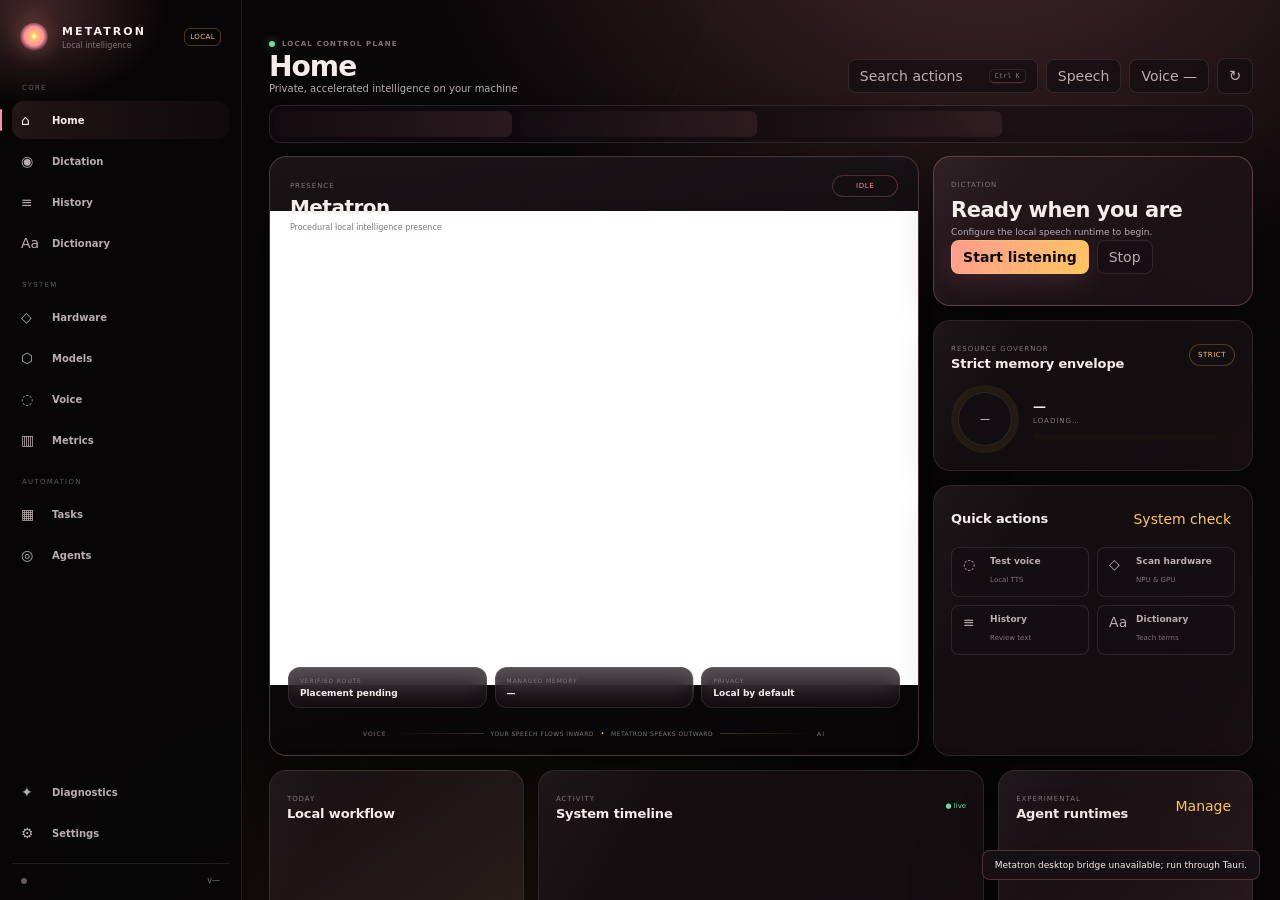
<file: ui/index.html>
<!doctype html><html lang="en"><head><meta charset="utf-8"><meta name="viewport" content="width=device-width,initial-scale=1"><meta name="color-scheme" content="dark light"><meta name="theme-color" content="#090708"><title>Metatron</title><link rel="stylesheet" href="styles.css"></head><body>
<div class="ambient"></div><div id="app"><aside class="sidebar">
<div class="brand"><span class="brand-orb"></span><div><strong>METATRON</strong><small>Local intelligence</small></div><em>LOCAL</em></div>
<nav id="nav"><span>Core</span><button data-view="command" class="active">⌂ <b>Home</b></button><button data-view="dictation">◉ <b>Dictation</b></button><button data-view="history">≡ <b>History</b></button><button data-view="vocabulary">Aa <b>Dictionary</b></button><span>System</span><button data-view="hardware">◇ <b>Hardware</b></button><button data-view="models">⬡ <b>Models</b></button><button data-view="voice">◌ <b>Voice</b></button><button data-view="metrics">▥ <b>Metrics</b></button><span>Automation</span><button data-view="tasks">▦ <b>Tasks</b></button><button data-view="agents">◎ <b>Agents</b></button></nav>
<div class="side-bottom"><button data-view="diagnostics">✦ <b>Diagnostics</b></button><button data-view="settings">⚙ <b>Settings</b></button><div class="side-status"><i id="backendDot"></i><small id="version">v—</small></div></div></aside>
<main><header class="app-header"><div class="view-heading"><div class="eyebrow"><span class="local-pulse"></span> LOCAL CONTROL PLANE</div><h1 id="viewTitle">Home</h1><p id="viewSubtitle">Private, accelerated intelligence on your machine</p></div><div class="top-actions"><button id="paletteBtn" class="search-trigger" aria-label="Open command palette"><span>Search actions</span><kbd>Ctrl K</kbd></button><button id="speechQuick" class="header-control" aria-label="Toggle speech">Speech</button><button id="ttsToggle" class="header-control" aria-label="Toggle voice output">Voice —</button><button id="refreshBtn" class="icon-button" aria-label="Refresh system status">↻</button></div></header><div id="healthRail" class="health-rail" aria-live="polite"><span class="health-skeleton"></span><span class="health-skeleton"></span><span class="health-skeleton"></span></div>

<section id="view-command" class="view active"><div class="hero-grid"><article class="panel orb-panel presence-stage"><div class="stage-grid" aria-hidden="true"></div><div class="floating-head"><div><small>PRESENCE</small><h2>Metatron</h2><p>Procedural local intelligence presence</p></div><span id="presenceState" class="pill presence-pill">idle</span></div><iframe id="orbFrame" src="orb.html?dashboard=1" title="Metatron procedural presence"></iframe><div class="presence-status"><div class="stage-stat"><small>VERIFIED ROUTE</small><b id="orbDevice">Placement pending</b></div><div class="stage-stat"><small>MANAGED MEMORY</small><b id="presenceMemory">—</b></div><div class="stage-stat"><small>PRIVACY</small><b id="presencePrivacy">Local by default</b></div></div><div class="presence-caption"><span>VOICE</span><i></i><small>Your speech flows inward</small><strong>·</strong><small>Metatron speaks outward</small><i></i><span>AI</span></div></article><div class="home-stack">
<article class="panel listen-card panel-accent" data-widget="dictation"><small>DICTATION</small><h2 id="listenHeadline">Ready when you are</h2><p id="listenSubhead">Configure the local speech runtime to begin.</p><div class="row"><button id="startSpeechBtn" class="primary">Start listening</button><button id="stopSpeechBtn">Stop</button></div><div id="dictationFacts" class="facts"></div></article>
<article class="panel" data-widget="memory"><div class="panel-head"><div><small>RESOURCE GOVERNOR</small><h2>Strict memory envelope</h2></div><span id="memoryBadge" class="pill gold">STRICT</span></div><div class="memory"><div id="memoryRing" class="memory-ring"><span id="memoryRingText">—</span></div><div><strong id="memoryPrimary">—</strong><small id="memoryLabel">Loading…</small><div class="bar"><i id="memoryFill"></i></div></div></div></article>
<article class="panel" data-widget="quick-actions"><div class="panel-head"><h2>Quick actions</h2><button class="link" data-go="diagnostics">System check</button></div><div class="quick"><button data-action="test-voice">◌ <b>Test voice</b><small>Local TTS</small></button><button data-action="scan-hardware">◇ <b>Scan hardware</b><small>NPU & GPU</small></button><button data-action="history">≡ <b>History</b><small>Review text</small></button><button data-action="dictionary">Aa <b>Dictionary</b><small>Teach terms</small></button></div></article></div></div>
<div class="overview"><article class="panel workflow-card" data-widget="workflow"><div class="panel-head"><div><small>TODAY</small><h2>Local workflow</h2></div></div><div id="todayStats" class="today"></div></article><article class="panel activity-card" data-widget="activity"><div class="panel-head"><div><small>ACTIVITY</small><h2>System timeline</h2></div><span class="live">● live</span></div><div id="activityList" class="activity"></div></article><article class="panel agents-card" data-widget="agents"><div class="panel-head"><div><small>EXPERIMENTAL</small><h2>Agent runtimes</h2></div><button class="link" data-go="agents">Manage</button></div><div id="agentMiniList"></div></article></div></section>

<section id="view-dictation" class="view"><div class="two"><article class="panel tall"><div class="panel-head"><div><small>LIVE INPUT</small><h2>Dictation engine</h2></div><span id="dictationStatePill" class="pill">offline</span></div><div class="dictation-hero"><div class="mic-orbit">◉</div><div><h3 id="dictationEngineTitle">Speech runtime</h3><p id="dictationEngineText">Configure the local runtime to begin.</p></div></div><div class="row"><button id="dictationStart" class="primary">Start engine</button><button id="dictationStop">Stop engine</button></div><div id="dictationDetails" class="detail-list"></div></article><div class="stack"><article class="panel"><div class="panel-head"><div><small>QUALITY</small><h2>Context & cleanup</h2></div></div><div id="contextSummary" class="feature-list"></div></article><article class="panel"><div class="panel-head"><div><small>PRIVACY</small><h2>Application rules</h2></div></div><div id="privacyRuleSummary" class="feature-list"></div></article></div></div></section>
<section id="view-history" class="view"><div class="toolbar"><div class="search"><input id="historySearch" placeholder="Search local dictation history"></div><label><input id="historyPinned" type="checkbox"> Pinned</label><button id="clearHistoryBtn">Clear unpinned</button></div><div id="historyPrivacyBanner" class="banner"></div><article class="panel"><div id="historyList" class="list"></div></article></section>
<section id="view-vocabulary" class="view"><div class="two"><article class="panel"><div class="panel-head"><div><small>PERSONAL DICTIONARY</small><h2>Teach Metatron your words</h2></div><span id="vocabCount" class="pill">0 terms</span></div><div class="form"><label>Term<input id="vocabTerm" placeholder="Supabase"></label><label>Preferred spelling<input id="vocabReplacement"></label><label>Notes<input id="vocabNotes"></label><button id="addVocabBtn" class="primary">Add term</button></div></article><article class="panel"><div class="panel-head"><div><small>APP AWARENESS</small><h2>Context & privacy rules</h2></div></div><div class="form"><label>Application ID<input id="ruleAppId" placeholder="Code.exe"></label><label>Label<input id="ruleLabel"></label><div class="form-row"><label>Context<select id="ruleContext"><option>general</option><option>email</option><option>work</option><option>personal</option><option>code</option><option>terminal</option><option>notes</option></select></label><label>Privacy<select id="rulePrivacy"><option value="allow">Allow</option><option value="no_context">No context</option><option value="pause">Pause dictation</option></select></label></div><button id="addRuleBtn">Save rule</button></div></article></div><div class="two"><article class="panel"><div class="panel-head"><h2>Dictionary entries</h2><input id="vocabSearch" class="mini-search" placeholder="Filter"></div><div id="vocabList" class="list"></div></article><article class="panel"><div class="panel-head"><h2>Application rules</h2><span class="muted">local policy</span></div><div id="appRulesList" class="list"></div></article></div></section>
<section id="view-hardware" class="view"><div class="two"><article class="panel"><div class="panel-head"><div><small>ROUTING POLICY</small><h2>Accelerator selection</h2></div><div class="row"><button id="winmlCatalog">Windows ML</button><button id="winmlEnsure" class="primary">Prepare providers</button><button id="hardwareRefresh">↻</button></div></div><p class="lead">Every routable NPU → every routable GPU → CPU. Detected hardware without a usable provider is never claimed as active.</p><div id="devicePolicy" class="policy"></div><div id="hardwareCounts" class="metrics"></div></article><article class="panel"><div class="panel-head"><div><small>TRUTHFUL PLACEMENT</small><h2>Active workloads</h2></div></div><div id="actualDevices" class="list"></div></article></div><div id="deviceGrid" class="cards"></div></section>
<section id="view-models" class="view"><div class="toolbar"><div><b>Local model center</b><span class="muted block">Runtime readiness, memory reservation and preferred placement</span></div><span id="modelBudgetHint" class="pill gold">Strict</span></div><div id="runtimeInventory" class="runtime-grid"></div><div id="modelGrid" class="model-grid"></div></section>
<section id="view-voice" class="view"><div class="two"><article class="panel"><div class="panel-head"><div><small>SPEECH OUTPUT</small><h2>Voice personality</h2></div></div><div id="voiceControls" class="settings-list"></div></article><article class="panel"><div class="panel-head"><div><small>PREVIEW</small><h2>Test voice</h2></div></div><textarea id="ttsText">Metatron is online. All systems are operating within the configured memory budget.</textarea><div class="row"><button id="speakBtn" class="primary">Speak</button><button id="stopSpeakBtn">Stop</button></div><div id="ttsProviders"></div></article></div><div class="two presence-control-row"><article class="panel"><div class="panel-head"><div><small>ANIMATED CORE</small><h2>Presence engine</h2></div><button data-go="settings">Configure</button></div><div id="coreSummary" class="detail-grid"></div><div class="row"><button id="previewListen">Preview listening</button><button id="previewSpeak" class="primary">Preview speaking</button></div></article><article class="panel"><div class="panel-head"><div><small>COMPANIONS</small><h2>Pet roster</h2></div><button data-go="settings">Configure</button></div><div id="petSummary" class="list"></div><div class="row"><button id="previewPets">Pet reaction</button></div></article></div></section>
<section id="view-metrics" class="view"><div id="metricCards" class="cards"></div><article class="panel"><div class="panel-head"><div><small>MEMORY GOVERNOR</small><h2>Managed resources</h2></div><span id="budgetState" class="pill">—</span></div><div id="memoryResources" class="list"></div></article></section>
<section id="view-tasks" class="view"><div class="toolbar"><div class="row"><button id="newTaskBtn" class="primary">+ New task</button><button id="refreshAutomation">↻ Refresh</button></div><span class="muted">Schedules create Ready cards; agent execution remains explicit and auditable.</span></div><article id="taskComposer" class="panel task-composer" hidden><div class="panel-head"><div><small>NEW WORK ITEM</small><h2>Create task</h2></div><button id="closeTaskComposer">×</button></div><div class="task-compose-grid"><label>Title<input id="taskTitle" maxlength="200" placeholder="What should be done?"></label><label>Agent<select id="taskAgent"><option value="">Unassigned</option></select></label><label class="wide">Description<textarea id="taskDescription" placeholder="Context, acceptance criteria, constraints…"></textarea></label></div><div class="row"><button id="createTask" class="primary">Create in Backlog</button></div></article><div id="kanban" class="kanban"></div><div class="automation-grid"><article class="panel"><div class="panel-head"><div><small>SCHEDULES</small><h2>Recurring task creation</h2></div><span class="pill">explicit run</span></div><div class="schedule-create"><input id="scheduleLabel" placeholder="Schedule label"><input id="scheduleInterval" type="number" min="1" value="24"><select id="scheduleUnit"><option value="3600">hours</option><option value="60">minutes</option><option value="86400">days</option></select><select id="scheduleAgent"><option value="">Unassigned</option></select><button id="createSchedule">Add</button></div><div id="scheduleList" class="list"></div></article><article class="panel"><div class="panel-head"><div><small>APPROVALS</small><h2>Human gates</h2></div><span id="approvalCount" class="pill">0 pending</span></div><div id="approvalList" class="list"></div></article><article class="panel wide"><div class="panel-head"><div><small>RUN HISTORY</small><h2>Agent execution</h2></div><span class="muted">Refresh is manual to avoid waking remote agents.</span></div><div id="runList" class="run-list"></div></article></div></section>
<section id="view-agents" class="view"><div class="banner warn"><b>Experimental integrations.</b> Agent adapters are outside the certified dictation/orb/memory core.</div><div id="agentGrid" class="cards"></div></section>
<section id="view-diagnostics" class="view"><article class="panel diagnostics-hero"><div><small>SYSTEM READINESS</small><h2 id="diagnosticsTitle">Checking Metatron…</h2><p id="diagnosticsSummary">Running non-destructive local checks.</p></div><div id="diagnosticScore" class="score">—</div></article><div id="diagnosticChecks" class="cards"></div><article class="panel certify"><div><small>FULL WINDOWS CERTIFICATION</small><h2>Qualify this PC end-to-end</h2><p class="lead">Preflight checks Windows/WebView2/build tooling. The validation harness then tests process ownership, accelerator routing, STT, TTS and diagnostics on the actual machine.</p></div><div class="row"><button id="copyBootstrapCmd">Copy bootstrap</button><button id="copyValidationCmd" class="primary">Copy validation</button></div></article></section>
<section id="view-settings" class="view"><div class="settings-toolbar"><div><b>Product settings</b><span class="muted block">Search themes, Presence, pets, speech, privacy, hardware, memory and dashboard controls.</span></div><input id="settingsSearch" class="mini-search settings-search" placeholder="Search settings…" aria-label="Search settings"></div><div id="settingsGrid" class="settings-grid"></div></section>
</main></div><div id="toast"></div>
<div id="commandPalette" class="overlay" hidden><div class="palette"><div class="palette-search"><input id="paletteInput" placeholder="Type an action…"><kbd>Esc</kbd></div><div id="paletteResults"></div></div></div>
<div id="onboarding" class="overlay" hidden><div class="onboarding"><span class="brand-orb large"></span><small>WELCOME TO METATRON</small><h2>Local intelligence, under your control.</h2><p>Metatron keeps its control plane light, prefers your NPU, falls back to GPU, and saves dictated text only when you choose.</p><div class="onboarding-points"><div><b>1</b><span>Private by default<small>Transcript history starts off.</small></span></div><div><b>2</b><span>Truthful acceleration<small>NPU → GPU → CPU with verified placement.</small></span></div><div><b>3</b><span>Strict memory governor<small>Heavy models live in disposable workers.</small></span></div></div><div class="onboarding-presence"><small>CHOOSE YOUR PRESENCE</small><div class="presence-choice-group"><button class="presence-choice selected" data-presence-choice="orb"><b>Orb</b><small>Serious procedural core only</small></button><button class="presence-choice" data-presence-choice="pet"><b>Pet</b><small>Companion-first desktop presence</small></button><button class="presence-choice" data-presence-choice="both"><b>Both</b><small>Core plus reactive companion</small></button></div></div><div class="row center"><button id="onboardingDiagnostics">Check my system</button><button id="onboardingDone" class="primary">Enter Metatron</button></div></div></div>
<script src="app.js"></script></body></html>
</file>
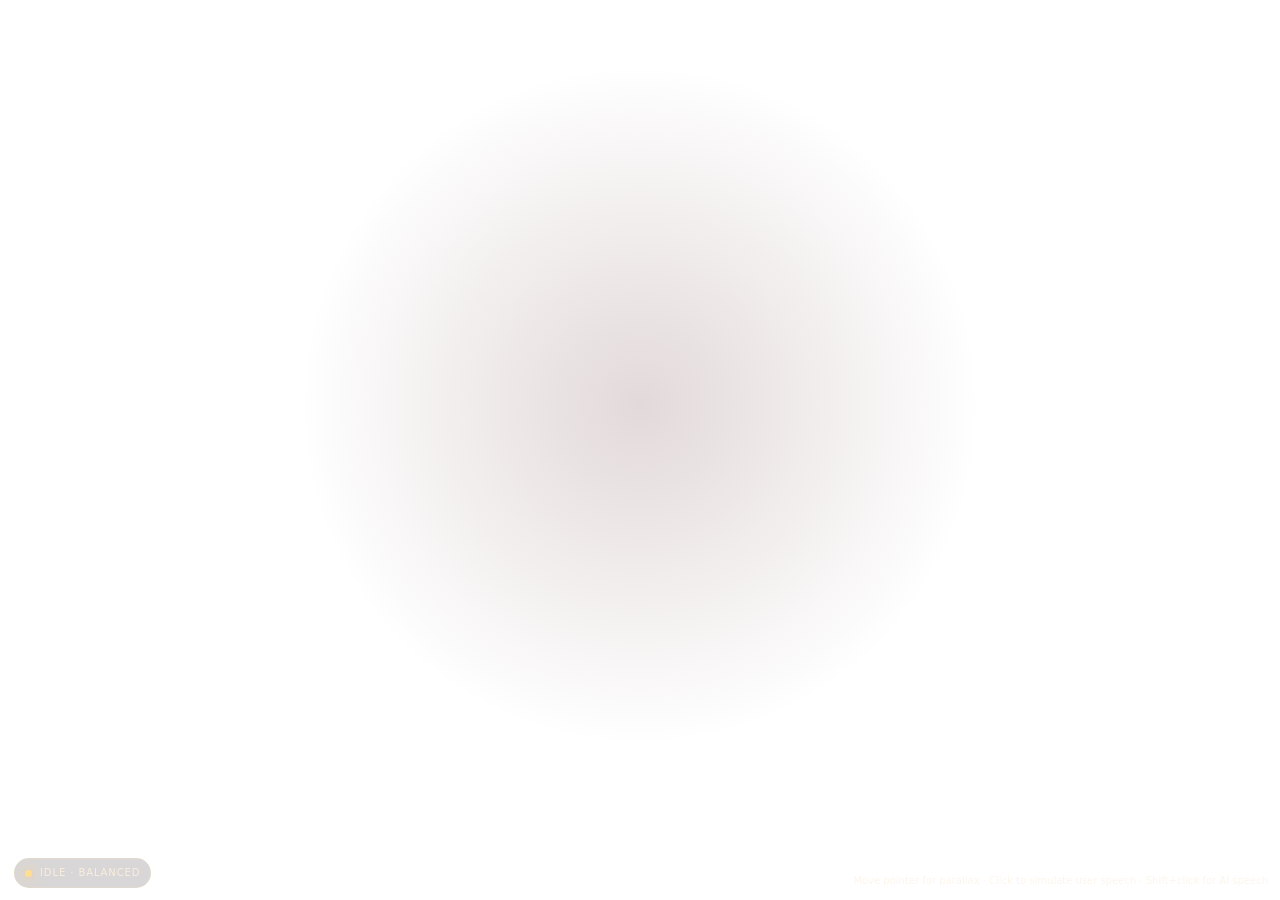
<file: renderer/orb/index.html>
<!doctype html>
<html lang="en">
<head>
<meta charset="utf-8" />
<meta name="viewport" content="width=device-width,initial-scale=1,viewport-fit=cover" />
<title>Metatron Presence Orb</title>
<style>
  html,body{margin:0;width:100%;height:100%;overflow:hidden;background:transparent;color:#f8e7d1;font:13px/1.4 system-ui,Segoe UI,sans-serif}
  body{background:radial-gradient(circle at 50% 45%,rgba(75,18,25,.16),rgba(0,0,0,0) 42%)}
  #orb{position:fixed;inset:0;width:100%;height:100%;display:block;background:transparent;touch-action:none}
  #hud{position:fixed;left:14px;bottom:12px;display:flex;gap:8px;align-items:center;padding:7px 10px;border:1px solid rgba(255,207,114,.18);border-radius:999px;background:rgba(18,8,10,.22);backdrop-filter:blur(8px);opacity:.74;user-select:none}
  #dot{width:7px;height:7px;border-radius:50%;background:#ffd36c;box-shadow:0 0 12px #ffbd4a}
  #state{letter-spacing:.09em;text-transform:uppercase;font-size:10px}
  #help{position:fixed;right:12px;bottom:12px;opacity:.42;font-size:10px;user-select:none;text-align:right}
  @media (max-width:520px){#help{display:none}}
</style>
</head>
<body>
<canvas id="orb" aria-label="Metatron procedural presence orb"></canvas>
<div id="hud"><span id="dot"></span><span id="state">idle · balanced</span></div>
<div id="help">Move pointer for parallax · Click to simulate user speech · Shift+click for AI speech</div>
<script src="../../ui/orb-renderer.js"></script>
</body>
</html>
</file>
<file: ui/styles.css>
:root {
  color-scheme: dark;
  --app-background: #080607;
  --app-surface: #171014;
  --app-accent: #ff8f9c;
  --app-core: #ffc65c;
  --material-opacity: 90%;
  --border-opacity: 26%;
  --neutral-border-opacity: 11%;
  --glow-opacity: 24%;
  --font-scale: 1;
  --radius-factor: 1;

  --bg-base: var(--app-background);
  --bg-elevated: color-mix(in srgb, var(--app-surface) 76%, var(--app-background));
  --bg-overlay: color-mix(in srgb, var(--app-surface) 94%, #000);
  --surface-1: color-mix(in srgb, var(--app-surface) var(--material-opacity), var(--app-background));
  --surface-2: color-mix(in srgb, var(--app-surface) 82%, var(--app-accent) 18%);
  --surface-3: color-mix(in srgb, var(--app-surface) 76%, var(--app-core) 24%);
  --surface-hover: color-mix(in srgb, var(--surface-1) 89%, var(--app-accent) 11%);

  --border-subtle: color-mix(in srgb, var(--app-accent) var(--border-opacity), transparent);
  --border-neutral: color-mix(in srgb, var(--text-primary) var(--neutral-border-opacity), transparent);
  --border-strong: color-mix(in srgb, var(--app-core) 42%, transparent);

  --text-primary: #f4edeb;
  --text-secondary: #baaeb0;
  --text-muted: #817579;
  --text-faint: #62575b;

  --accent-primary: var(--app-accent);
  --accent-secondary: color-mix(in srgb, var(--app-accent) 65%, var(--app-core));
  --accent-glow: color-mix(in srgb, var(--app-accent) var(--glow-opacity), transparent);
  --intelligence-core: var(--app-core);

  --status-good: #75d8a8;
  --status-warn: #f2c76f;
  --status-bad: #ff7d88;
  --status-info: #8eb9ff;

  --shadow-soft: 0 14px 38px #00000032;
  --shadow-elevated: 0 26px 80px #00000062;
  --shadow-focus: 0 0 0 3px color-mix(in srgb, var(--accent-primary) 24%, transparent);
  --material-blur: 18px;

  --radius-sm: calc(8px * var(--radius-factor));
  --radius-md: calc(12px * var(--radius-factor));
  --radius-lg: calc(17px * var(--radius-factor));
  --radius-xl: calc(24px * var(--radius-factor));
  --radius-pill: 999px;

  --space-1: 4px;
  --space-2: 8px;
  --space-3: 12px;
  --space-4: 16px;
  --space-5: 22px;
  --space-6: 30px;

  --motion-fast: 120ms;
  --motion-normal: 190ms;
  --motion-slow: 320ms;
  --ease-premium: cubic-bezier(.2,.78,.2,1);

  --sidebar-width: 242px;
  --content-max: 1680px;
  --density-y: 1;
}

:root[data-theme="obsidian"] {
  --app-background: #08090a;
  --app-surface: #14171a;
  --app-accent: #dbe2ea;
  --app-core: #ffffff;
  --text-primary: #f4f6f8;
  --text-secondary: #b2b8bf;
  --text-muted: #747b82;
}

:root[data-theme="aurora"] {
  --app-background: #050915;
  --app-surface: #0d1730;
  --app-accent: #61d8ff;
  --app-core: #9b91ff;
  --text-primary: #eff5ff;
  --text-secondary: #aabbd2;
  --text-muted: #70829b;
}

:root[data-theme="ember"] {
  --app-background: #0d0806;
  --app-surface: #1b110d;
  --app-accent: #ff7f5f;
  --app-core: #efb24d;
  --text-primary: #fbf0e9;
  --text-secondary: #c5afa2;
  --text-muted: #8b7469;
}

:root[data-theme="porcelain"] {
  color-scheme: light;
  --app-background: #f1ece3;
  --app-surface: #fffaf1;
  --app-accent: #9c4056;
  --app-core: #a8791d;
  --bg-overlay: #fffdf8f2;
  --text-primary: #272321;
  --text-secondary: #5d5551;
  --text-muted: #817671;
  --text-faint: #a39791;
  --border-neutral: #352f2a14;
  --shadow-soft: 0 16px 40px #59493614;
  --shadow-elevated: 0 28px 80px #59493622;
  --status-good: #227a55;
  --status-warn: #976d13;
  --status-bad: #b73e50;
  --status-info: #356fa6;
}

:root[data-density="compact"] { --density-y: .82; }
:root[data-density="spacious"] { --density-y: 1.18; }
:root[data-sidebar="compact"] { --sidebar-width: 86px; }

* { box-sizing: border-box; }
html, body { margin: 0; min-width: 100%; min-height: 100%; }
html { background: var(--bg-base); font-family: "Segoe UI Variable Text", "Segoe UI", system-ui, sans-serif; }
body {
  overflow: hidden;
  background:
    radial-gradient(900px 620px at 77% -10%, var(--accent-glow), transparent 64%),
    radial-gradient(700px 520px at 38% 110%, color-mix(in srgb, var(--intelligence-core) 7%, transparent), transparent 68%),
    var(--bg-base);
  color: var(--text-primary);
  font-size: calc(14px * var(--font-scale));
  -webkit-font-smoothing: antialiased;
}
button, input, select, textarea { font: inherit; }
button, input, select, textarea { color: inherit; }
button { -webkit-tap-highlight-color: transparent; }
button:focus-visible, input:focus-visible, select:focus-visible, textarea:focus-visible, [tabindex]:focus-visible {
  outline: 1px solid color-mix(in srgb, var(--accent-primary) 62%, white 8%);
  outline-offset: 2px;
  box-shadow: var(--shadow-focus);
}
::selection { background: color-mix(in srgb, var(--accent-primary) 33%, transparent); }
::-webkit-scrollbar { width: 9px; height: 9px; }
::-webkit-scrollbar-track { background: transparent; }
::-webkit-scrollbar-thumb { background: color-mix(in srgb, var(--text-muted) 30%, transparent); border: 3px solid transparent; background-clip: padding-box; border-radius: var(--radius-pill); }

.ambient {
  position: fixed;
  inset: 0;
  pointer-events: none;
  opacity: .6;
  background-image:
    linear-gradient(115deg, transparent 0 42%, color-mix(in srgb, var(--accent-primary) 2.5%, transparent) 42.2% 42.4%, transparent 42.6%),
    linear-gradient(transparent 0 96%, color-mix(in srgb, var(--text-primary) 1.6%, transparent) 96%);
  background-size: 100% 100%, 100% 32px;
}

#app { position: relative; z-index: 1; display: grid; grid-template-columns: var(--sidebar-width) minmax(0, 1fr); height: 100vh; }
.sidebar {
  position: relative;
  display: flex;
  flex-direction: column;
  min-width: 0;
  padding: 18px 12px 13px;
  border-right: 1px solid var(--border-neutral);
  background: color-mix(in srgb, var(--bg-base) 84%, transparent);
  backdrop-filter: blur(var(--material-blur));
  overflow: hidden;
}
.sidebar::after {
  content: "";
  position: absolute;
  inset: 0 0 auto;
  height: 170px;
  pointer-events: none;
  background: radial-gradient(180px 125px at 14% 6%, var(--accent-glow), transparent 74%);
}
.brand { position: relative; z-index: 1; display: grid; grid-template-columns: 32px 1fr auto; align-items: center; gap: 10px; min-height: 42px; padding: 5px 8px 17px; }
.brand-orb { width: 28px; height: 28px; border-radius: 50%; display: inline-block; background: radial-gradient(circle at 50% 47%, #fff8d0 0 6%, var(--intelligence-core) 15%, var(--accent-primary) 47%, color-mix(in srgb, var(--accent-primary) 20%, transparent) 71%, transparent 73%); box-shadow: 0 0 18px var(--accent-glow), 0 0 30px color-mix(in srgb, var(--intelligence-core) 16%, transparent); }
.brand-orb.large { width: 52px; height: 52px; margin: auto; }
.brand strong { display: block; font-size: 11px; letter-spacing: .19em; font-weight: 730; }
.brand small { display: block; margin-top: 3px; color: var(--text-muted); font-size: 8px; }
.brand em { font-style: normal; color: var(--intelligence-core); font-size: 7px; border: 1px solid color-mix(in srgb, var(--intelligence-core) 28%, transparent); border-radius: 6px; padding: 4px 5px; letter-spacing: .06em; }

.sidebar nav { display: grid; gap: 3px; min-height: 0; }
.sidebar nav > span { padding: 16px 10px 6px; color: var(--text-faint); font-size: 7px; letter-spacing: .18em; text-transform: uppercase; }
.sidebar nav button, .side-bottom button {
  position: relative;
  width: 100%;
  min-height: 38px;
  display: grid;
  grid-template-columns: 26px 1fr;
  align-items: center;
  gap: 5px;
  border: 0;
  border-radius: var(--radius-md);
  padding: 7px 9px;
  color: var(--text-secondary);
  background: transparent;
  text-align: left;
  cursor: pointer;
  transition: background var(--motion-fast), color var(--motion-fast), transform var(--motion-fast);
}
.sidebar nav button::before, .side-bottom button::before {
  content: "";
  position: absolute;
  left: -12px;
  top: 8px;
  bottom: 8px;
  width: 2px;
  border-radius: 4px;
  background: transparent;
  box-shadow: none;
}
.sidebar nav button:hover, .side-bottom button:hover { color: var(--text-primary); background: color-mix(in srgb, var(--surface-hover) 62%, transparent); }
.sidebar nav button:active, .side-bottom button:active { transform: translateY(1px); }
.sidebar nav button.active { color: var(--text-primary); background: linear-gradient(90deg, color-mix(in srgb, var(--accent-primary) 12%, transparent), color-mix(in srgb, var(--surface-1) 54%, transparent)); }
.sidebar nav button.active::before { background: var(--accent-primary); box-shadow: 0 0 14px var(--accent-glow); }
.sidebar nav b, .side-bottom b { font-size: 10px; font-weight: 570; }
.side-bottom { margin-top: auto; display: grid; gap: 3px; }
.side-status { display: flex; align-items: center; justify-content: space-between; margin-top: 8px; padding: 12px 9px 2px; border-top: 1px solid var(--border-neutral); color: var(--text-muted); }
.side-status i, .local-pulse { width: 6px; height: 6px; border-radius: 50%; background: var(--text-faint); box-shadow: 0 0 0 transparent; }
.side-status i.online, .local-pulse { background: var(--status-good); box-shadow: 0 0 10px color-mix(in srgb, var(--status-good) 60%, transparent); }
.side-status small { font-size: 8px; font-variant-numeric: tabular-nums; }

:root[data-sidebar="compact"] .brand > div,
:root[data-sidebar="compact"] .brand em,
:root[data-sidebar="compact"] .sidebar nav b,
:root[data-sidebar="compact"] .sidebar nav > span,
:root[data-sidebar="compact"] .side-bottom b { display: none; }
:root[data-sidebar="compact"] .brand { grid-template-columns: 1fr; justify-items: center; padding-inline: 0; }
:root[data-sidebar="compact"] .sidebar nav button,
:root[data-sidebar="compact"] .side-bottom button { grid-template-columns: 1fr; text-align: center; justify-items: center; font-size: 16px; }
:root[data-sidebar="compact"] .side-status { justify-content: center; gap: 7px; }

main { min-width: 0; height: 100vh; overflow: auto; padding: 22px clamp(18px, 2.1vw, 34px) 36px; }
main > * { width: min(100%, var(--content-max)); margin-left: auto; margin-right: auto; }
.app-header { display: flex; justify-content: space-between; gap: 22px; align-items: flex-end; min-height: 72px; margin-bottom: 11px; }
.view-heading { min-width: 0; }
.eyebrow { display: flex; gap: 7px; align-items: center; color: var(--text-muted); font-size: 7px; letter-spacing: .17em; font-weight: 650; }
.app-header h1 { margin: 5px 0 2px; font-size: clamp(24px, 2.2vw, 34px); line-height: 1; letter-spacing: -.035em; font-weight: 680; }
.app-header p { margin: 0; color: var(--text-secondary); font-size: 10px; }
.top-actions { display: flex; gap: 8px; align-items: center; flex-wrap: wrap; justify-content: flex-end; }
button {
  border: 1px solid var(--border-neutral);
  border-radius: var(--radius-sm);
  background: color-mix(in srgb, var(--surface-1) 73%, transparent);
  color: var(--text-secondary);
  padding: 8px 11px;
  cursor: pointer;
  transition: transform var(--motion-fast) var(--ease-premium), border-color var(--motion-fast), background var(--motion-fast), color var(--motion-fast), box-shadow var(--motion-fast);
}
button:hover:not(:disabled) { color: var(--text-primary); border-color: var(--border-subtle); background: var(--surface-hover); }
button:active:not(:disabled) { transform: translateY(1px); }
button:disabled { opacity: .42; cursor: not-allowed; }
button.primary { color: color-mix(in srgb, #0b0806 88%, var(--app-background)); background: linear-gradient(120deg, color-mix(in srgb, var(--accent-primary) 78%, var(--intelligence-core)), var(--intelligence-core)); border-color: color-mix(in srgb, var(--intelligence-core) 52%, transparent); font-weight: 650; box-shadow: 0 8px 24px color-mix(in srgb, var(--accent-primary) 12%, transparent); }
button.primary:hover:not(:disabled) { background: linear-gradient(120deg, color-mix(in srgb, var(--accent-primary) 68%, white 12%), color-mix(in srgb, var(--intelligence-core) 84%, white 8%)); color: #100b08; }
button.link { border: 0; background: transparent; color: var(--intelligence-core); padding-inline: 4px; }
.search-trigger { min-width: 190px; display: flex; align-items: center; justify-content: space-between; gap: 18px; text-align: left; color: var(--text-secondary); }
kbd { border: 1px solid var(--border-neutral); border-bottom-color: var(--border-subtle); border-radius: 5px; padding: 2px 5px; color: var(--text-muted); background: color-mix(in srgb, var(--surface-1) 66%, transparent); font-size: 7px; box-shadow: 0 1px 0 color-mix(in srgb, var(--text-primary) 5%, transparent); }
.header-control { min-width: 72px; }
.icon-button { min-width: 36px; padding-inline: 10px; font-size: 15px; }

.health-rail {
  min-height: 38px;
  display: grid;
  grid-template-columns: repeat(4, minmax(0, 1fr));
  gap: 8px;
  margin-bottom: 13px;
  padding: 5px;
  border: 1px solid var(--border-neutral);
  border-radius: var(--radius-md);
  background: color-mix(in srgb, var(--surface-1) 58%, transparent);
}
.health-chip { min-width: 0; display: flex; align-items: center; gap: 7px; padding: 6px 8px; border-radius: 8px; color: var(--text-secondary); font-size: 8px; white-space: nowrap; overflow: hidden; text-overflow: ellipsis; }
.health-chip::before { content: "●"; font-size: 7px; color: var(--text-muted); }
.health-chip b { color: var(--text-primary); font-weight: 620; }
.health-chip.good::before { color: var(--status-good); }
.health-chip.warn::before { content: "◆"; color: var(--status-warn); }
.health-chip.bad::before { content: "!"; color: var(--status-bad); }
.health-skeleton { height: 26px; border-radius: 7px; background: linear-gradient(100deg, color-mix(in srgb, var(--surface-1) 70%, transparent), color-mix(in srgb, var(--surface-2) 65%, transparent), color-mix(in srgb, var(--surface-1) 70%, transparent)); background-size: 220% 100%; animation: skeleton 1.6s ease infinite; }
@keyframes skeleton { 50% { background-position: 100% 0; } }

.view { display: none; animation: view-in var(--motion-normal) var(--ease-premium); }
.view.active { display: block; }
@keyframes view-in { from { opacity: .38; transform: translateY(3px); } }

.panel {
  position: relative;
  overflow: hidden;
  border: 1px solid var(--border-neutral);
  border-radius: var(--radius-lg);
  background: linear-gradient(145deg, color-mix(in srgb, var(--surface-1) 94%, transparent), color-mix(in srgb, var(--bg-elevated) 95%, transparent));
  padding: calc(17px * var(--density-y));
  box-shadow: var(--shadow-soft);
}
.panel::before { content: ""; position: absolute; inset: 0; pointer-events: none; background: linear-gradient(120deg, color-mix(in srgb, var(--text-primary) 4%, transparent), transparent 25% 72%, color-mix(in srgb, var(--accent-primary) 2%, transparent)); }
.panel > * { position: relative; z-index: 1; }
.panel h2 { margin: 2px 0; font-size: 13px; font-weight: 650; letter-spacing: -.01em; }
.panel small, .setting-card > small { color: var(--text-muted); font-size: 7px; letter-spacing: .14em; text-transform: uppercase; }
.panel-head { display: flex; justify-content: space-between; align-items: center; gap: 10px; margin-bottom: 12px; }
.pill { display: inline-flex; align-items: center; justify-content: center; min-height: 22px; padding: 4px 8px; border: 1px solid var(--border-neutral); border-radius: var(--radius-pill); color: var(--accent-primary); background: color-mix(in srgb, var(--surface-1) 62%, transparent); font-size: 7px; letter-spacing: .08em; text-transform: uppercase; }
.pill.gold { color: var(--intelligence-core); border-color: color-mix(in srgb, var(--intelligence-core) 24%, transparent); }
.muted { color: var(--text-muted); }
.block { display: block; }
.row { display: flex; gap: 8px; align-items: center; flex-wrap: wrap; }
.row.center { justify-content: center; }

.hero-grid { display: grid; grid-template-columns: minmax(520px, 1.42fr) minmax(320px, .58fr); gap: 14px; }
.presence-stage {
  min-height: 600px;
  height: min(66vh, 650px);
  padding: 0;
  isolation: isolate;
  background:
    radial-gradient(circle at 50% 45%, color-mix(in srgb, var(--accent-primary) 14%, transparent), transparent 29%),
    radial-gradient(circle at 50% 50%, color-mix(in srgb, var(--intelligence-core) 5%, transparent), transparent 45%),
    linear-gradient(165deg, color-mix(in srgb, var(--surface-1) 88%, #000 12%), color-mix(in srgb, var(--bg-base) 94%, #000 6%));
  border-color: color-mix(in srgb, var(--accent-primary) 16%, var(--border-neutral));
  box-shadow: 0 32px 90px #00000055, inset 0 0 0 1px color-mix(in srgb, var(--text-primary) 2%, transparent);
}
.presence-stage::before { z-index: 0; background: radial-gradient(circle at 50% 43%, color-mix(in srgb, var(--accent-primary) 9%, transparent), transparent 42%), linear-gradient(180deg, color-mix(in srgb, var(--text-primary) 3%, transparent), transparent 24%); }
.stage-grid { position: absolute; z-index: 0; inset: 0; opacity: .34; background-image: linear-gradient(color-mix(in srgb, var(--accent-primary) 4%, transparent) 1px, transparent 1px), linear-gradient(90deg, color-mix(in srgb, var(--accent-primary) 4%, transparent) 1px, transparent 1px); background-size: 42px 42px; mask-image: radial-gradient(circle at 50% 48%, #000 0 24%, transparent 72%); }
.presence-stage iframe { position: absolute; z-index: 1; inset: 54px 0 70px; width: 100%; height: calc(100% - 124px); border: 0; background: radial-gradient(circle at 50% 48%, color-mix(in srgb, var(--accent-primary) 8%, transparent), transparent 44%), transparent; color-scheme: dark; }
:root[data-theme="porcelain"] .presence-stage iframe { color-scheme: light; }
.floating-head { position: absolute; z-index: 4; left: 20px; right: 20px; top: 18px; display: flex; justify-content: space-between; align-items: flex-start; }
.floating-head h2 { margin-top: 4px; font-size: 20px; letter-spacing: -.025em; }
.floating-head p { margin: 4px 0 0; color: var(--text-muted); font-size: 8px; }
.presence-pill { min-width: 66px; border-color: color-mix(in srgb, var(--accent-primary) 25%, transparent); backdrop-filter: blur(10px); }
.presence-status { position: absolute; z-index: 4; left: 18px; right: 18px; bottom: 47px; display: grid; grid-template-columns: repeat(3, 1fr); gap: 8px; }
.stage-stat { min-width: 0; padding: 9px 11px; border: 1px solid var(--border-neutral); border-radius: var(--radius-md); background: color-mix(in srgb, var(--bg-overlay) 72%, transparent); backdrop-filter: blur(12px); }
.stage-stat small { display: block; margin-bottom: 4px; font-size: 6px; }
.stage-stat b { display: block; overflow: hidden; text-overflow: ellipsis; white-space: nowrap; font-size: 9px; font-weight: 620; }
.presence-caption { position: absolute; z-index: 4; left: 20px; right: 20px; bottom: 17px; display: flex; align-items: center; justify-content: center; gap: 7px; color: var(--text-faint); }
.presence-caption i { flex: 1; max-width: 90px; height: 1px; background: linear-gradient(90deg, transparent, color-mix(in srgb, var(--accent-primary) 24%, transparent)); }
.presence-caption i:nth-last-of-type(1) { background: linear-gradient(90deg, color-mix(in srgb, var(--intelligence-core) 24%, transparent), transparent); }
.presence-caption span { color: var(--text-muted); font-size: 6px; letter-spacing: .17em; }
.presence-caption small { font-size: 6px; letter-spacing: .08em; }
.presence-caption strong { color: var(--intelligence-core); font-size: 8px; }

.home-stack { display: grid; gap: 14px; grid-template-rows: auto auto 1fr; }
.panel-accent { border-color: color-mix(in srgb, var(--accent-primary) 20%, var(--border-neutral)); background: linear-gradient(145deg, color-mix(in srgb, var(--surface-2) 42%, var(--surface-1)), var(--surface-1)); }
.listen-card h2 { margin: 8px 0 4px; font-size: 21px; letter-spacing: -.025em; }
.listen-card p { margin: 0; color: var(--text-secondary); font-size: 9px; line-height: 1.5; }
.facts { display: flex; gap: 8px; margin-top: 14px; }
.fact { flex: 1; min-width: 0; border-top: 1px solid var(--border-neutral); padding-top: 8px; }
.fact small { display: block; }
.fact b { display: block; margin-top: 3px; overflow: hidden; text-overflow: ellipsis; font-size: 9px; white-space: nowrap; font-variant-numeric: tabular-nums; }
.governor-card { background: radial-gradient(320px 120px at 0 100%, color-mix(in srgb, var(--intelligence-core) 7%, transparent), transparent 70%), var(--surface-1); }
.memory { display: grid; grid-template-columns: auto 1fr; gap: 14px; align-items: center; }
.memory-ring { --p: 0deg; width: 68px; height: 68px; border-radius: 50%; display: grid; place-items: center; position: relative; background: conic-gradient(var(--intelligence-core) var(--p), color-mix(in srgb, var(--surface-3) 34%, var(--bg-base)) 0); box-shadow: inset 0 0 16px color-mix(in srgb, var(--intelligence-core) 5%, transparent); }
.memory-ring::before { content: ""; position: absolute; inset: 7px; border-radius: 50%; background: var(--bg-elevated); border: 1px solid var(--border-neutral); }
.memory-ring span { position: relative; z-index: 1; font-size: 10px; font-variant-numeric: tabular-nums; }
.memory > div:last-child strong, .memory > div:last-child small { display: block; }
.memory > div:last-child strong { font-size: 13px; font-variant-numeric: tabular-nums; }
.memory > div:last-child small { margin-top: 3px; color: var(--text-muted); font-size: 7px; }
.bar { height: 5px; margin-top: 9px; overflow: hidden; border-radius: var(--radius-pill); background: color-mix(in srgb, var(--surface-3) 22%, var(--bg-base)); }
.bar i { display: block; height: 100%; width: 0; border-radius: inherit; background: linear-gradient(90deg, var(--accent-primary), var(--intelligence-core)); box-shadow: 0 0 12px var(--accent-glow); transition: width var(--motion-slow) var(--ease-premium); }
.quick-card { background: linear-gradient(150deg, color-mix(in srgb, var(--surface-1) 91%, transparent), color-mix(in srgb, var(--surface-2) 22%, var(--surface-1))); }
.quick { display: grid; grid-template-columns: 1fr 1fr; gap: 8px; }
.quick button { min-height: 50px; display: grid; grid-template-columns: 20px 1fr; column-gap: 7px; text-align: left; }
.quick button > b { font-size: 9px; }
.quick button > small { grid-column: 2; color: var(--text-muted); font-size: 7px; text-transform: none; letter-spacing: 0; }

.overview { display: grid; grid-template-columns: .8fr 1.4fr .8fr; gap: 14px; margin-top: 14px; }
.workflow-card { background: linear-gradient(145deg, var(--surface-1), color-mix(in srgb, var(--surface-1) 91%, var(--intelligence-core) 9%)); }
.activity-card { min-height: 180px; }
.agents-card { background: linear-gradient(145deg, var(--surface-1), color-mix(in srgb, var(--surface-1) 91%, var(--accent-primary) 9%)); }
.today { display: grid; grid-template-columns: 1fr 1fr; gap: 8px; }
.today > div { border: 1px solid var(--border-neutral); border-radius: var(--radius-md); padding: 9px; background: color-mix(in srgb, var(--bg-base) 22%, transparent); }
.today b { display: block; margin-top: 4px; font-size: 17px; font-variant-numeric: tabular-nums; }
.activity { max-height: 190px; overflow: auto; }
.activity-row, .list-row { display: flex; justify-content: space-between; gap: 10px; padding: 8px 2px; border-bottom: 1px solid var(--border-neutral); font-size: 8px; }
.activity-row time { color: var(--text-muted); font-variant-numeric: tabular-nums; }
.live { color: var(--status-good); font-size: 7px; }

.two { display: grid; grid-template-columns: 1fr 1fr; gap: 14px; }
.stack { display: grid; gap: 14px; }
.tall { min-height: 540px; }
.dictation-hero { display: flex; align-items: center; gap: 18px; padding: 32px 8px; }
.mic-orbit { width: 105px; height: 105px; flex: 0 0 auto; display: grid; place-items: center; border: 1px solid color-mix(in srgb, var(--intelligence-core) 26%, transparent); border-radius: 50%; background: radial-gradient(circle, color-mix(in srgb, var(--intelligence-core) 9%, transparent), color-mix(in srgb, var(--accent-primary) 5%, transparent) 50%, transparent 70%); color: var(--intelligence-core); font-size: 23px; }
.dictation-hero h3 { margin: 0; font-size: 22px; }
.dictation-hero p, .lead { color: var(--text-secondary); font-size: 9px; line-height: 1.6; }
.detail-list, .feature-list, .list { display: grid; }
.detail-item, .feature-item, .data-row { display: flex; justify-content: space-between; gap: 12px; padding: 9px 0; border-top: 1px solid var(--border-neutral); font-size: 8px; }
.detail-item span, .feature-item span { color: var(--text-muted); }
.toolbar { display: flex; justify-content: space-between; align-items: center; gap: 10px; margin-bottom: 12px; }
.search { flex: 1; max-width: 500px; }

input, select, textarea {
  width: 100%;
  min-height: 34px;
  border: 1px solid var(--border-neutral);
  border-radius: var(--radius-sm);
  padding: 8px 9px;
  outline: none;
  background: color-mix(in srgb, var(--bg-base) 74%, var(--surface-1));
  color: var(--text-primary);
  transition: border-color var(--motion-fast), box-shadow var(--motion-fast), background var(--motion-fast);
}
input:hover, select:hover, textarea:hover { border-color: var(--border-subtle); }
input:focus, select:focus, textarea:focus { border-color: color-mix(in srgb, var(--accent-primary) 46%, transparent); }
input[type="color"] { min-height: 36px; padding: 3px; cursor: pointer; }
input[type="range"] { min-height: 22px; padding: 0; border: 0; background: transparent; accent-color: var(--accent-primary); }
textarea { min-height: 115px; resize: vertical; }

.banner { margin-bottom: 10px; padding: 10px 12px; border: 1px solid color-mix(in srgb, var(--status-info) 25%, transparent); border-radius: var(--radius-md); background: color-mix(in srgb, var(--status-info) 7%, transparent); color: color-mix(in srgb, var(--status-info) 55%, var(--text-primary)); font-size: 8px; }
.banner.warn { border-color: color-mix(in srgb, var(--status-warn) 28%, transparent); background: color-mix(in srgb, var(--status-warn) 6%, transparent); color: color-mix(in srgb, var(--status-warn) 52%, var(--text-primary)); }
.history-item { display: grid; grid-template-columns: 1fr auto; gap: 12px; margin-bottom: 7px; border: 1px solid var(--border-neutral); border-radius: var(--radius-md); padding: 12px; background: color-mix(in srgb, var(--surface-1) 64%, transparent); }
.history-item p { margin: 0 0 7px; color: var(--text-primary); font-size: 10px; line-height: 1.45; }
.meta { display: flex; gap: 7px; flex-wrap: wrap; color: var(--text-muted); font-size: 7px; }
.form { display: grid; gap: 9px; }
.form label { color: var(--text-muted); font-size: 8px; }
.form label input, .form label select { margin-top: 4px; }
.form-row { display: grid; grid-template-columns: 1fr 1fr; gap: 8px; }
.metrics { display: grid; grid-template-columns: 1fr 1fr; gap: 8px; }
.metric { padding: 9px; border: 1px solid var(--border-neutral); border-radius: var(--radius-sm); background: color-mix(in srgb, var(--surface-1) 64%, transparent); }
.metric small { display: block; }
.metric b { display: block; margin-top: 3px; font-size: 16px; font-variant-numeric: tabular-nums; }
.policy { display: flex; gap: 6px; margin: 10px 0; flex-wrap: wrap; }
.policy span { padding: 5px 8px; border: 1px solid var(--border-neutral); border-radius: var(--radius-pill); color: var(--text-secondary); font-size: 7px; }

.cards { display: grid; grid-template-columns: repeat(auto-fit, minmax(260px, 1fr)); gap: 12px; }
.card, .model-card, .runtime-card, .diagnostic-card { border: 1px solid var(--border-neutral); border-radius: var(--radius-md); background: linear-gradient(145deg, var(--surface-1), color-mix(in srgb, var(--surface-1) 93%, var(--accent-primary) 7%)); padding: 13px; box-shadow: 0 8px 28px #00000018; }
.model-grid, .runtime-grid { display: grid; grid-template-columns: repeat(auto-fit, minmax(290px, 1fr)); gap: 10px; }
.runtime-grid { margin-bottom: 12px; }
.runtime-card { display: flex; justify-content: space-between; gap: 10px; }
.runtime-card b, .runtime-card small { display: block; }
.runtime-card small { font-size: 7px; line-height: 1.4; text-transform: none; letter-spacing: 0; }
.model-card h3 { margin: 4px 0; font-size: 11px; }
.model-card p { min-height: 35px; color: var(--text-secondary); font-size: 8px; }
.model-meta { display: grid; grid-template-columns: repeat(3, 1fr); gap: 5px; }
.model-meta > div { padding: 6px; border: 1px solid var(--border-neutral); border-radius: 7px; }
.device-tokens { display: flex; gap: 4px; margin-top: 8px; }
.device-token { padding: 3px 5px; border: 1px solid var(--border-neutral); border-radius: 5px; font-size: 7px; }
.device-token:first-child { color: var(--intelligence-core); border-color: color-mix(in srgb, var(--intelligence-core) 25%, transparent); }
.kanban { display: grid; grid-template-columns: repeat(6, minmax(180px, 1fr)); gap: 9px; overflow: auto; padding-bottom: 8px; }
.column { min-height: 500px; border: 1px solid var(--border-neutral); border-radius: var(--radius-md); padding: 9px; background: color-mix(in srgb, var(--surface-1) 44%, transparent); }
.column h3 { color: var(--text-muted); font-size: 7px; letter-spacing: .1em; text-transform: uppercase; }
.task { margin-bottom: 7px; padding: 9px; border: 1px solid var(--border-neutral); border-radius: var(--radius-sm); background: var(--surface-1); }
.task strong { font-size: 9px; }

.settings-grid { display: grid; grid-template-columns: repeat(auto-fit, minmax(320px, 1fr)); gap: 12px; }
.setting-card { position: relative; border: 1px solid var(--border-neutral); border-radius: var(--radius-lg); background: linear-gradient(145deg, var(--surface-1), color-mix(in srgb, var(--surface-1) 94%, var(--accent-primary) 6%)); padding: 15px; box-shadow: var(--shadow-soft); }
.setting-card h2 { margin: 4px 0 12px; font-size: 15px; }
.setting-card.wide { grid-column: 1 / -1; }
.theme-studio { display: grid; grid-template-columns: minmax(270px, .8fr) minmax(360px, 1.2fr); gap: 18px; background: radial-gradient(480px 180px at 0 0, var(--accent-glow), transparent 74%), var(--surface-1); }
.theme-preview { min-height: 250px; position: relative; overflow: hidden; border: 1px solid var(--border-neutral); border-radius: var(--radius-lg); background: radial-gradient(circle at 50% 42%, color-mix(in srgb, var(--accent-primary) 16%, transparent), transparent 32%), linear-gradient(155deg, var(--bg-base), var(--surface-1)); padding: 18px; }
.theme-preview::before { content: ""; position: absolute; width: 112px; height: 112px; left: 50%; top: 49%; transform: translate(-50%, -50%); border-radius: 50%; background: radial-gradient(circle, #fff8d9 0 5%, var(--intelligence-core) 14%, var(--accent-primary) 48%, color-mix(in srgb, var(--accent-primary) 16%, transparent) 68%, transparent 71%); box-shadow: 0 0 35px var(--accent-glow), 0 0 70px color-mix(in srgb, var(--intelligence-core) 12%, transparent); }
.theme-preview .preview-shell { position: absolute; inset: 16px; border: 1px solid var(--border-neutral); border-radius: var(--radius-md); }
.theme-preview .preview-title { position: absolute; left: 30px; top: 28px; }
.theme-preview .preview-title small { display: block; color: var(--text-muted); font-size: 6px; letter-spacing: .13em; }
.theme-preview .preview-title b { display: block; margin-top: 3px; font-size: 10px; }
.theme-preview .preview-chips { position: absolute; left: 30px; right: 30px; bottom: 28px; display: grid; grid-template-columns: repeat(3, 1fr); gap: 5px; }
.theme-preview .preview-chips i { height: 28px; border: 1px solid var(--border-neutral); border-radius: 7px; background: color-mix(in srgb, var(--surface-1) 73%, transparent); }
.setting-row { display: grid; grid-template-columns: minmax(120px, 1fr) minmax(140px, 190px); align-items: center; gap: 10px; margin: 8px 0; }
.setting-row label { color: var(--text-secondary); font-size: 8px; }
.setting-row label small { display: block; margin-top: 2px; color: var(--text-muted); font-size: 7px; text-transform: none; letter-spacing: 0; }
.setting-row > b { font-size: 9px; text-align: right; }
.range-wrap { display: grid; grid-template-columns: 1fr 34px; align-items: center; gap: 7px; }
.range-value { color: var(--text-muted); font-size: 7px; text-align: right; font-variant-numeric: tabular-nums; }
.theme-actions { display: flex; gap: 7px; flex-wrap: wrap; margin-top: 14px; }
.theme-actions button { font-size: 8px; }
.theme-import { display: none; }
.toggle { appearance: none; justify-self: end; width: 42px !important; min-height: 23px; height: 23px; padding: 0; border: 1px solid var(--border-neutral) !important; border-radius: var(--radius-pill) !important; background: color-mix(in srgb, var(--text-muted) 20%, var(--surface-1)) !important; position: relative; cursor: pointer; }
.toggle::after { content: ""; position: absolute; width: 16px; height: 16px; top: 2px; left: 3px; border-radius: 50%; background: var(--text-muted); transition: left var(--motion-fast) var(--ease-premium), background var(--motion-fast), box-shadow var(--motion-fast); }
.toggle:checked { border-color: color-mix(in srgb, var(--intelligence-core) 25%, transparent) !important; background: color-mix(in srgb, var(--intelligence-core) 15%, var(--surface-1)) !important; }
.toggle:checked::after { left: 21px; background: var(--intelligence-core); box-shadow: 0 0 10px color-mix(in srgb, var(--intelligence-core) 25%, transparent); }

.empty-state { padding: 24px 14px; border: 1px dashed var(--border-neutral); border-radius: var(--radius-md); color: var(--text-muted); background: color-mix(in srgb, var(--surface-1) 44%, transparent); text-align: center; font-size: 8px; }
.empty-state b { display: block; margin-bottom: 4px; color: var(--text-secondary); font-size: 10px; }

.diagnostics-hero, .certify { display: flex; justify-content: space-between; align-items: center; margin-bottom: 12px; }
.score { width: 78px; height: 78px; flex: 0 0 auto; display: grid; place-items: center; border: 1px solid var(--border-strong); border-radius: 50%; color: var(--intelligence-core); font-size: 18px; font-variant-numeric: tabular-nums; box-shadow: inset 0 0 24px color-mix(in srgb, var(--intelligence-core) 6%, transparent); }

.overlay { position: fixed; inset: 0; z-index: 100; display: grid; place-items: start center; padding-top: 12vh; background: color-mix(in srgb, var(--bg-base) 70%, transparent); backdrop-filter: blur(10px); }
.overlay[hidden] { display: none; }
.palette { width: min(620px, 90vw); overflow: hidden; border: 1px solid var(--border-subtle); border-radius: var(--radius-lg); background: var(--bg-overlay); box-shadow: var(--shadow-elevated); }
.palette-search { display: flex; gap: 10px; padding: 12px; border-bottom: 1px solid var(--border-neutral); }
.palette-search input { border: 0; background: transparent; }
.palette-item { width: 100%; display: flex; justify-content: space-between; border: 0; border-radius: 0; background: transparent; }
.palette-item.active { background: color-mix(in srgb, var(--accent-primary) 9%, transparent); }
.onboarding { width: min(600px, 92vw); padding: 32px; border: 1px solid var(--border-subtle); border-radius: var(--radius-xl); background: radial-gradient(circle at 50% -10%, var(--accent-glow), transparent 40%), var(--bg-overlay); box-shadow: var(--shadow-elevated); text-align: center; }
.onboarding h2 { font-size: 27px; }
.onboarding > p { color: var(--text-secondary); font-size: 10px; line-height: 1.6; }
.onboarding-points { display: grid; gap: 7px; margin: 20px; text-align: left; }
.onboarding-points > div { display: grid; grid-template-columns: 28px 1fr; gap: 9px; padding: 9px; border: 1px solid var(--border-neutral); border-radius: var(--radius-sm); background: color-mix(in srgb, var(--surface-1) 54%, transparent); }
.onboarding-points span { font-size: 9px; }
.onboarding-points small { display: block; text-transform: none; letter-spacing: 0; }
#toast { position: fixed; z-index: 200; right: 20px; bottom: 20px; max-width: min(420px, 80vw); padding: 9px 12px; border: 1px solid var(--border-subtle); border-radius: var(--radius-sm); background: var(--bg-overlay); box-shadow: var(--shadow-elevated); color: var(--text-primary); opacity: 0; transform: translateY(7px); pointer-events: none; transition: opacity var(--motion-normal), transform var(--motion-normal); font-size: 9px; }
#toast.show { opacity: 1; transform: none; }

:root[data-motion="minimal"] { --motion-fast: 70ms; --motion-normal: 100ms; --motion-slow: 150ms; }
:root[data-motion="expressive"] { --motion-fast: 150ms; --motion-normal: 240ms; --motion-slow: 420ms; }
:root[data-reduce-motion="true"] *,
:root[data-reduce-motion="true"] *::before,
:root[data-reduce-motion="true"] *::after { scroll-behavior: auto !important; animation-duration: .001ms !important; animation-iteration-count: 1 !important; transition-duration: .001ms !important; }

@media (max-width: 1220px) {
  :root { --sidebar-width: 86px; }
  .brand > div, .brand em, .sidebar nav b, .sidebar nav > span, .side-bottom b { display: none; }
  .brand { grid-template-columns: 1fr; justify-items: center; padding-inline: 0; }
  .sidebar nav button, .side-bottom button { grid-template-columns: 1fr; justify-items: center; text-align: center; font-size: 16px; }
  .hero-grid { grid-template-columns: 1fr; }
  .presence-stage { height: 520px; min-height: 520px; }
  .home-stack { grid-template-columns: 1fr 1fr; grid-template-rows: auto auto; }
  .quick-card { grid-column: 1 / -1; }
  .overview { grid-template-columns: 1fr 1fr; }
  .overview > article:first-child { grid-column: 1 / -1; }
}

@media (max-width: 900px) {
  .app-header { align-items: flex-start; }
  .search-trigger { min-width: 140px; }
  .search-trigger span { display: none; }
  .health-rail { grid-template-columns: 1fr 1fr; }
  .two, .overview, .theme-studio { grid-template-columns: 1fr; }
  .home-stack { grid-template-columns: 1fr; }
  .quick-card { grid-column: auto; }
  .presence-status { grid-template-columns: 1fr; max-width: 230px; }
  .presence-caption { display: none; }
  .presence-stage iframe { bottom: 12px; height: calc(100% - 70px); }
  .settings-grid { grid-template-columns: 1fr; }
}

@media (max-width: 720px) {
  body { overflow: auto; }
  #app { display: block; height: auto; min-height: 100vh; }
  .sidebar { display: none; }
  main { height: auto; min-height: 100vh; overflow: visible; padding: 15px; }
  .app-header { display: block; }
  .top-actions { margin-top: 12px; justify-content: flex-start; }
  .top-actions .header-control { display: none; }
  .health-rail { grid-template-columns: 1fr; }
  .presence-stage { min-height: 430px; height: 430px; }
  .presence-status { left: 12px; bottom: 12px; }
  .floating-head { left: 14px; right: 14px; }
  .kanban { grid-template-columns: repeat(6, 210px); }
  .diagnostics-hero, .certify { align-items: flex-start; gap: 16px; }
  .setting-row { grid-template-columns: 1fr; }
  .toggle { justify-self: start; }
}

@media (prefers-reduced-motion: reduce) {
  *, *::before, *::after { scroll-behavior: auto !important; animation-duration: .001ms !important; animation-iteration-count: 1 !important; transition-duration: .001ms !important; }
}
.dashboard-widget-list{display:grid;gap:10px;margin:14px 0}.dashboard-widget-list>b{font-size:.72rem;letter-spacing:.08em;text-transform:uppercase;opacity:.68;margin-top:6px}.dashboard-widget-row{display:flex;align-items:center;justify-content:space-between;gap:14px;padding:10px 12px;border:1px solid color-mix(in srgb,var(--app-accent) var(--neutral-border-opacity),transparent);border-radius:calc(12px * var(--radius-factor));background:color-mix(in srgb,var(--app-surface) 74%,transparent)}.dashboard-widget-row label{display:flex;align-items:center;gap:9px;font-weight:650}.dashboard-widget-row button{min-width:36px;padding:7px 10px}.dashboard-widget-row button:disabled{opacity:.32;cursor:not-allowed}

/* Product-completion surfaces: animated core, companions, settings discovery. */
.settings-toolbar{display:flex;align-items:center;justify-content:space-between;gap:18px;margin-bottom:16px;padding:4px 2px}.settings-toolbar .settings-search{width:min(360px,42vw);min-width:220px}.setting-card[hidden]{display:none!important}
.presence-master,.core-studio{min-width:0}.core-studio .row{margin-top:10px;flex-wrap:wrap}.companion-studio{overflow:hidden}.companion-global{display:grid;grid-template-columns:repeat(2,minmax(0,1fr));gap:0 18px;margin:8px 0 16px}.pet-editor-list{display:grid;grid-template-columns:repeat(2,minmax(0,1fr));gap:12px}.pet-editor{padding:14px;border:1px solid color-mix(in srgb,var(--app-accent) 13%,transparent);border-radius:calc(15px*var(--radius-factor));background:color-mix(in srgb,var(--app-surface) 86%,transparent)}.pet-editor-head{display:flex;align-items:center;gap:10px;margin-bottom:12px}.pet-editor-head>div:nth-child(2){display:grid;gap:2px;min-width:0}.pet-editor-head small{color:var(--muted);text-transform:capitalize}.pet-enable{margin-left:auto;font-size:12px;color:var(--muted);display:flex;align-items:center;gap:6px}.pet-swatch{width:34px;height:34px;border-radius:45% 55% 50% 46%;background:radial-gradient(circle at 35% 30%,#fff 0 6%,var(--pet-b) 8% 25%,var(--pet-a) 48%,transparent 78%);box-shadow:0 0 14px color-mix(in srgb,var(--pet-a) 46%,transparent);flex:0 0 auto}.pet-editor-grid{display:grid;grid-template-columns:repeat(2,minmax(0,1fr));gap:9px}.pet-editor-grid label{display:grid;gap:5px;font-size:11px;color:var(--muted)}.pet-editor-grid input,.pet-editor-grid select{width:100%;min-width:0}.pet-editor-grid input[type="color"]{height:33px;padding:3px}.pet-editor-grid input[type="range"]{padding:0}
.presence-control-row{margin-top:16px}.presence-control-row .detail-grid{margin-top:8px}.onboarding-presence{margin:18px 0 4px;text-align:left}.onboarding-presence>small{display:block;text-align:center;margin-bottom:9px}.presence-choice-group{display:grid;grid-template-columns:repeat(3,minmax(0,1fr));gap:9px}.presence-choice{display:grid;gap:3px;text-align:left;padding:12px;border:1px solid color-mix(in srgb,var(--app-accent) 15%,transparent);background:color-mix(in srgb,var(--app-surface) 78%,transparent)}.presence-choice small{color:var(--muted);font-size:10px;line-height:1.35}.presence-choice.selected{border-color:color-mix(in srgb,var(--app-accent) 65%,transparent);box-shadow:0 0 0 1px color-mix(in srgb,var(--app-accent) 22%,transparent),0 0 22px color-mix(in srgb,var(--app-accent) 10%,transparent)}
@media(max-width:1050px){.pet-editor-list{grid-template-columns:1fr}.companion-global{grid-template-columns:1fr}.presence-choice-group{grid-template-columns:1fr}.settings-toolbar{align-items:flex-start;flex-direction:column}.settings-toolbar .settings-search{width:100%;min-width:0}}

/* Automation center */
.task-composer{margin-bottom:14px}.task-compose-grid{display:grid;grid-template-columns:1fr 240px;gap:12px;margin:10px 0 14px}.task-compose-grid label{display:grid;gap:6px;font-size:11px;color:var(--muted)}.task-compose-grid .wide{grid-column:1/-1}.task-compose-grid textarea{min-height:86px}.task-desc{display:-webkit-box;-webkit-line-clamp:3;-webkit-box-orient:vertical;overflow:hidden;color:var(--muted);line-height:1.45;margin:5px 0}.task-agent{width:100%;margin:8px 0 5px;font-size:11px}.task-actions{flex-wrap:wrap}.automation-grid{display:grid;grid-template-columns:repeat(2,minmax(0,1fr));gap:14px;margin-top:16px}.automation-grid>.wide{grid-column:1/-1}.schedule-create{display:grid;grid-template-columns:minmax(150px,1fr) 82px 90px minmax(130px,.8fr) auto;gap:8px;margin:12px 0}.automation-row,.run-row{display:flex;align-items:center;justify-content:space-between;gap:14px;padding:10px 0;border-bottom:1px solid var(--border-neutral)}.automation-row:last-child,.run-row:last-child{border-bottom:0}.automation-row>div:first-child,.run-row>div:first-child{display:grid;gap:3px;min-width:0}.automation-row small,.run-row small{color:var(--muted)}.run-list{display:grid}.run-state{display:inline-flex;width:max-content;padding:3px 7px;border-radius:999px;font-size:9px;text-transform:uppercase;letter-spacing:.06em;background:color-mix(in srgb,var(--app-accent) 12%,transparent);color:var(--text-secondary)}.run-state.succeeded{background:#4fd59a1a;color:#79e6b5}.run-state.failed{background:#ff5b6e1a;color:#ff8e9a}.run-state.cancelled{background:#aeb5c21a;color:#bec4ce}.run-state.running{background:color-mix(in srgb,var(--app-core) 15%,transparent);color:var(--app-core)}button.danger{border-color:#ff667044;color:#ff8d96}
@media(max-width:1050px){.automation-grid{grid-template-columns:1fr}.automation-grid>.wide{grid-column:auto}.schedule-create{grid-template-columns:1fr 90px 90px}.schedule-create select:nth-of-type(2),.schedule-create button{grid-column:auto}.task-compose-grid{grid-template-columns:1fr}}
</file>
